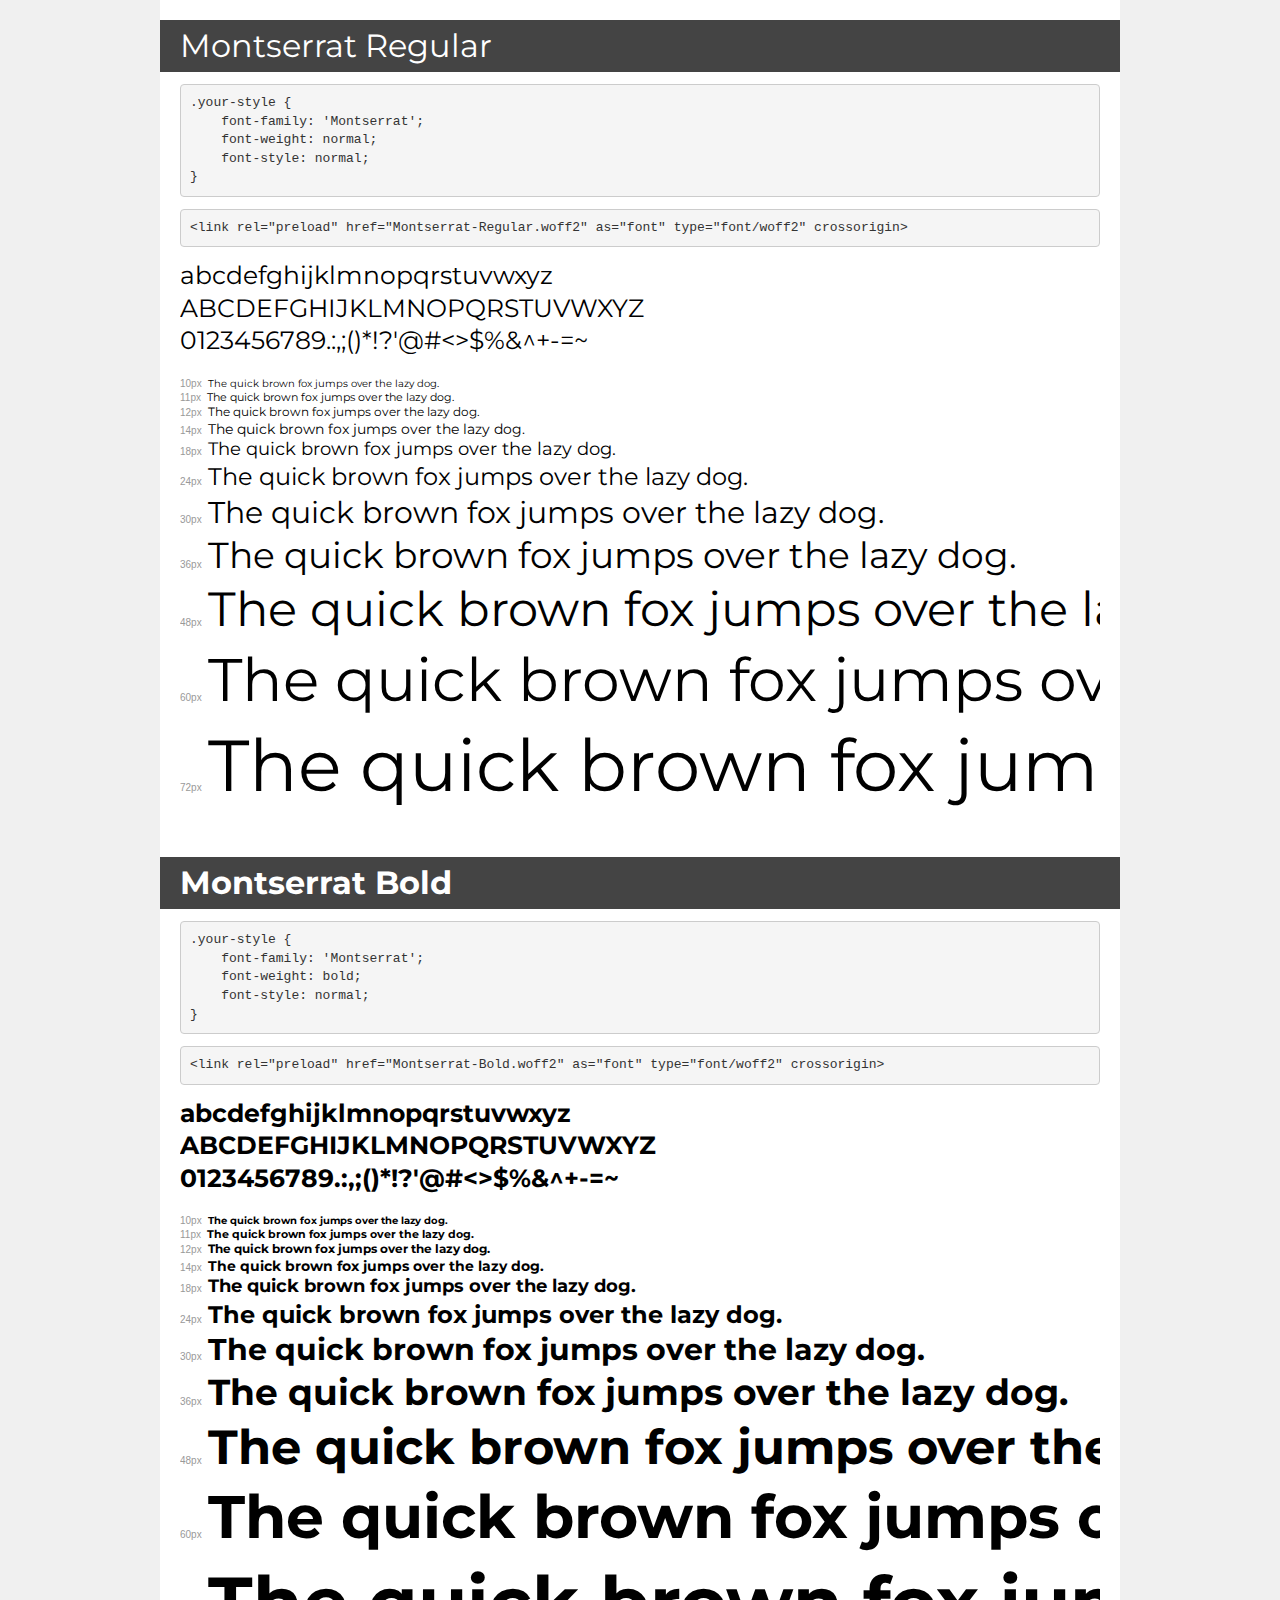
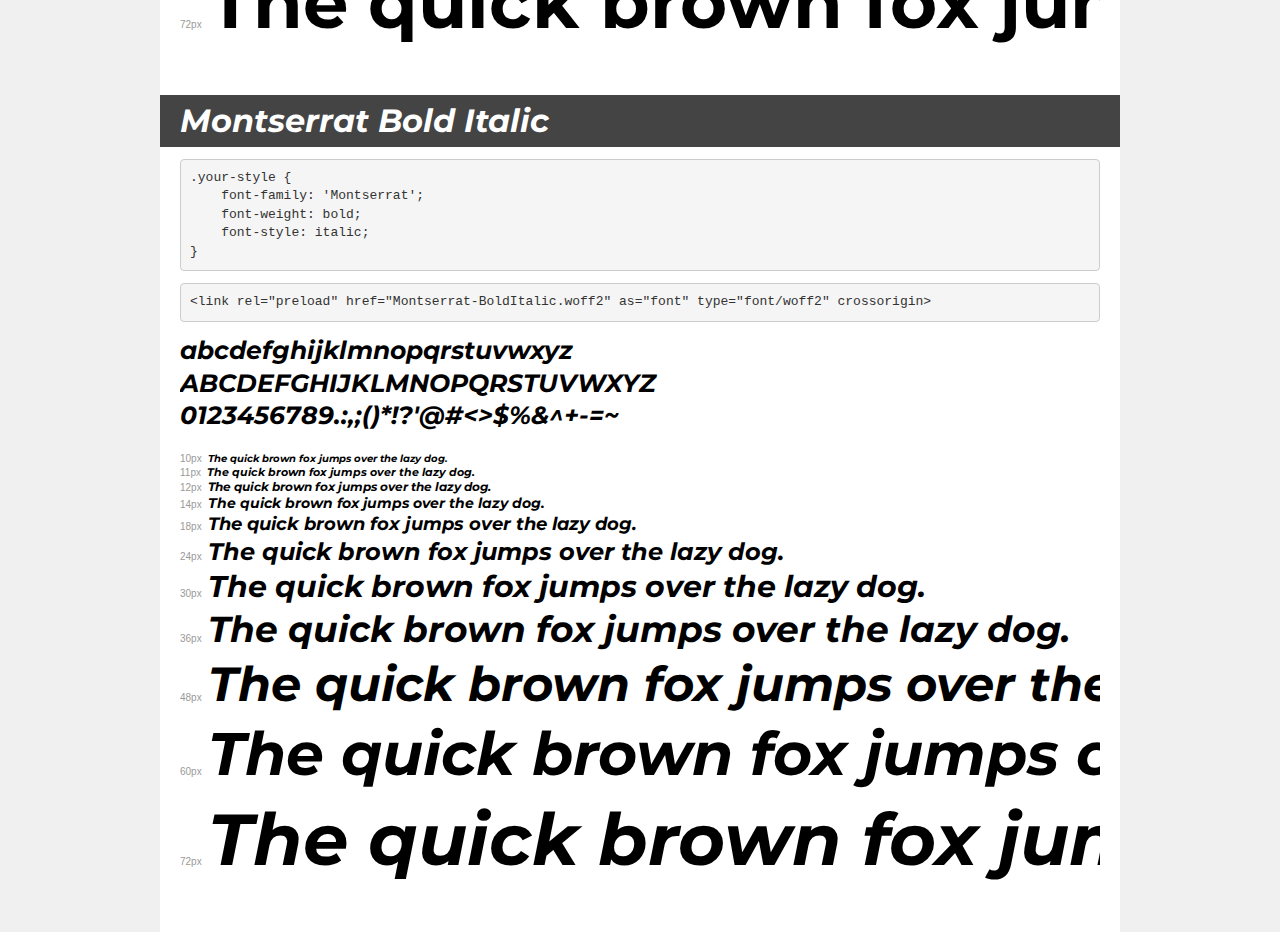
<file: fonts/demo.html>
<!DOCTYPE html>
<html lang="en">
<head>
    <meta charset="utf-8">
    <meta http-equiv="X-UA-Compatible" content="IE=edge">
    <meta name="viewport" content="width=device-width, initial-scale=1">
    <meta name="robots" content="noindex, noarchive">
    <meta name="format-detection" content="telephone=no">
    <title>Transfonter demo</title>
    <link href="stylesheet.css" rel="stylesheet">
    <style>
        /*
        http://meyerweb.com/eric/tools/css/reset/
        v2.0 | 20110126
        License: none (public domain)
        */
        html, body, div, span, applet, object, iframe,
        h1, h2, h3, h4, h5, h6, p, blockquote, pre,
        a, abbr, acronym, address, big, cite, code,
        del, dfn, em, img, ins, kbd, q, s, samp,
        small, strike, strong, sub, sup, tt, var,
        b, u, i, center,
        dl, dt, dd, ol, ul, li,
        fieldset, form, label, legend,
        table, caption, tbody, tfoot, thead, tr, th, td,
        article, aside, canvas, details, embed,
        figure, figcaption, footer, header, hgroup,
        menu, nav, output, ruby, section, summary,
        time, mark, audio, video {
            margin: 0;
            padding: 0;
            border: 0;
            font-size: 100%;
            font: inherit;
            vertical-align: baseline;
        }
        /* HTML5 display-role reset for older browsers */
        article, aside, details, figcaption, figure,
        footer, header, hgroup, menu, nav, section {
            display: block;
        }
        body {
            line-height: 1;
        }
        ol, ul {
            list-style: none;
        }
        blockquote, q {
            quotes: none;
        }
        blockquote:before, blockquote:after,
        q:before, q:after {
            content: '';
            content: none;
        }
        table {
            border-collapse: collapse;
            border-spacing: 0;
        }
        /* demo styles */
        body {
            background: #f0f0f0;
            color: #000;
        }
        .page {
            background: #fff;
            width: 920px;
            margin: 0 auto;
            padding: 20px 20px 0 20px;
            overflow: hidden;
        }
        .font-container {
            overflow-x: auto;
            overflow-y: hidden;
            margin-bottom: 40px;
            line-height: 1.3;
            white-space: nowrap;
            padding-bottom: 5px;
        }
        h1 {
            position: relative;
            background: #444;
            font-size: 32px;
            color: #fff;
            padding: 10px 20px;
            margin: 0 -20px 12px -20px;
        }
        .letters {
            font-size: 25px;
            margin-bottom: 20px;
        }
        .s10:before {
            content: '10px';
        }
        .s11:before {
            content: '11px';
        }
        .s12:before {
            content: '12px';
        }
        .s14:before {
            content: '14px';
        }
        .s18:before {
            content: '18px';
        }
        .s24:before {
            content: '24px';
        }
        .s30:before {
            content: '30px';
        }
        .s36:before {
            content: '36px';
        }
        .s48:before {
            content: '48px';
        }
        .s60:before {
            content: '60px';
        }
        .s72:before {
            content: '72px';
        }
        .s10:before, .s11:before, .s12:before, .s14:before,
        .s18:before, .s24:before, .s30:before, .s36:before,
        .s48:before, .s60:before, .s72:before {
            font-family: Arial, sans-serif;
            font-size: 10px;
            font-weight: normal;
            font-style: normal;
            color: #999;
            padding-right: 6px;
        }
        pre {
            display: block;
            padding: 9px;
            margin: 0 0 12px;
            font-family: Monaco, Menlo, Consolas, "Courier New", monospace;
            font-size: 13px;
            line-height: 1.428571429;
            color: #333;
            font-weight: normal;
            font-style: normal;
            background-color: #f5f5f5;
            border: 1px solid #ccc;
            overflow-x: auto;
            border-radius: 4px;
        }
        /* responsive */
        @media (max-width: 959px) {
            .page {
                width: auto;
                margin: 0;
            }
        }
    </style>
</head>
<body>
<div class="page">
    <div class="demo">
        <h1 style="font-family: 'Montserrat'; font-weight: normal; font-style: normal;">Montserrat Regular</h1>
        <pre title="Usage">.your-style {
    font-family: 'Montserrat';
    font-weight: normal;
    font-style: normal;
}</pre>
        <pre title="Preload (optional)">
&lt;link rel=&quot;preload&quot; href=&quot;Montserrat-Regular.woff2&quot; as=&quot;font&quot; type=&quot;font/woff2&quot; crossorigin&gt;</pre>
        <div class="font-container" style="font-family: 'Montserrat'; font-weight: normal; font-style: normal;">
            <p class="letters">
                abcdefghijklmnopqrstuvwxyz<br>
ABCDEFGHIJKLMNOPQRSTUVWXYZ<br>
                0123456789.:,;()*!?'@#&lt;&gt;$%&^+-=~
            </p>
            <p class="s10" style="font-size: 10px;">The quick brown fox jumps over the lazy dog.</p>
            <p class="s11" style="font-size: 11px;">The quick brown fox jumps over the lazy dog.</p>
            <p class="s12" style="font-size: 12px;">The quick brown fox jumps over the lazy dog.</p>
            <p class="s14" style="font-size: 14px;">The quick brown fox jumps over the lazy dog.</p>
            <p class="s18" style="font-size: 18px;">The quick brown fox jumps over the lazy dog.</p>
            <p class="s24" style="font-size: 24px;">The quick brown fox jumps over the lazy dog.</p>
            <p class="s30" style="font-size: 30px;">The quick brown fox jumps over the lazy dog.</p>
            <p class="s36" style="font-size: 36px;">The quick brown fox jumps over the lazy dog.</p>
            <p class="s48" style="font-size: 48px;">The quick brown fox jumps over the lazy dog.</p>
            <p class="s60" style="font-size: 60px;">The quick brown fox jumps over the lazy dog.</p>
            <p class="s72" style="font-size: 72px;">The quick brown fox jumps over the lazy dog.</p>
        </div>
    </div>

    <div class="demo">
        <h1 style="font-family: 'Montserrat'; font-weight: bold; font-style: normal;">Montserrat Bold</h1>
        <pre title="Usage">.your-style {
    font-family: 'Montserrat';
    font-weight: bold;
    font-style: normal;
}</pre>
        <pre title="Preload (optional)">
&lt;link rel=&quot;preload&quot; href=&quot;Montserrat-Bold.woff2&quot; as=&quot;font&quot; type=&quot;font/woff2&quot; crossorigin&gt;</pre>
        <div class="font-container" style="font-family: 'Montserrat'; font-weight: bold; font-style: normal;">
            <p class="letters">
                abcdefghijklmnopqrstuvwxyz<br>
ABCDEFGHIJKLMNOPQRSTUVWXYZ<br>
                0123456789.:,;()*!?'@#&lt;&gt;$%&^+-=~
            </p>
            <p class="s10" style="font-size: 10px;">The quick brown fox jumps over the lazy dog.</p>
            <p class="s11" style="font-size: 11px;">The quick brown fox jumps over the lazy dog.</p>
            <p class="s12" style="font-size: 12px;">The quick brown fox jumps over the lazy dog.</p>
            <p class="s14" style="font-size: 14px;">The quick brown fox jumps over the lazy dog.</p>
            <p class="s18" style="font-size: 18px;">The quick brown fox jumps over the lazy dog.</p>
            <p class="s24" style="font-size: 24px;">The quick brown fox jumps over the lazy dog.</p>
            <p class="s30" style="font-size: 30px;">The quick brown fox jumps over the lazy dog.</p>
            <p class="s36" style="font-size: 36px;">The quick brown fox jumps over the lazy dog.</p>
            <p class="s48" style="font-size: 48px;">The quick brown fox jumps over the lazy dog.</p>
            <p class="s60" style="font-size: 60px;">The quick brown fox jumps over the lazy dog.</p>
            <p class="s72" style="font-size: 72px;">The quick brown fox jumps over the lazy dog.</p>
        </div>
    </div>

    <div class="demo">
        <h1 style="font-family: 'Montserrat'; font-weight: bold; font-style: italic;">Montserrat Bold Italic</h1>
        <pre title="Usage">.your-style {
    font-family: 'Montserrat';
    font-weight: bold;
    font-style: italic;
}</pre>
        <pre title="Preload (optional)">
&lt;link rel=&quot;preload&quot; href=&quot;Montserrat-BoldItalic.woff2&quot; as=&quot;font&quot; type=&quot;font/woff2&quot; crossorigin&gt;</pre>
        <div class="font-container" style="font-family: 'Montserrat'; font-weight: bold; font-style: italic;">
            <p class="letters">
                abcdefghijklmnopqrstuvwxyz<br>
ABCDEFGHIJKLMNOPQRSTUVWXYZ<br>
                0123456789.:,;()*!?'@#&lt;&gt;$%&^+-=~
            </p>
            <p class="s10" style="font-size: 10px;">The quick brown fox jumps over the lazy dog.</p>
            <p class="s11" style="font-size: 11px;">The quick brown fox jumps over the lazy dog.</p>
            <p class="s12" style="font-size: 12px;">The quick brown fox jumps over the lazy dog.</p>
            <p class="s14" style="font-size: 14px;">The quick brown fox jumps over the lazy dog.</p>
            <p class="s18" style="font-size: 18px;">The quick brown fox jumps over the lazy dog.</p>
            <p class="s24" style="font-size: 24px;">The quick brown fox jumps over the lazy dog.</p>
            <p class="s30" style="font-size: 30px;">The quick brown fox jumps over the lazy dog.</p>
            <p class="s36" style="font-size: 36px;">The quick brown fox jumps over the lazy dog.</p>
            <p class="s48" style="font-size: 48px;">The quick brown fox jumps over the lazy dog.</p>
            <p class="s60" style="font-size: 60px;">The quick brown fox jumps over the lazy dog.</p>
            <p class="s72" style="font-size: 72px;">The quick brown fox jumps over the lazy dog.</p>
        </div>
    </div>

</div>
</body>
</html>
</file>
<file: fonts/stylesheet.css>
@font-face {
    font-family: 'Montserrat';
    src: url('Montserrat-Regular.woff2') format('woff2'),
        url('Montserrat-Regular.woff') format('woff');
    font-weight: normal;
    font-style: normal;
    font-display: swap;
}

@font-face {
    font-family: 'Montserrat';
    src: url('Montserrat-Bold.woff2') format('woff2'),
        url('Montserrat-Bold.woff') format('woff');
    font-weight: bold;
    font-style: normal;
    font-display: swap;
}

@font-face {
    font-family: 'Montserrat';
    src: url('Montserrat-BoldItalic.woff2') format('woff2'),
        url('Montserrat-BoldItalic.woff') format('woff');
    font-weight: bold;
    font-style: italic;
    font-display: swap;
}
</file>
